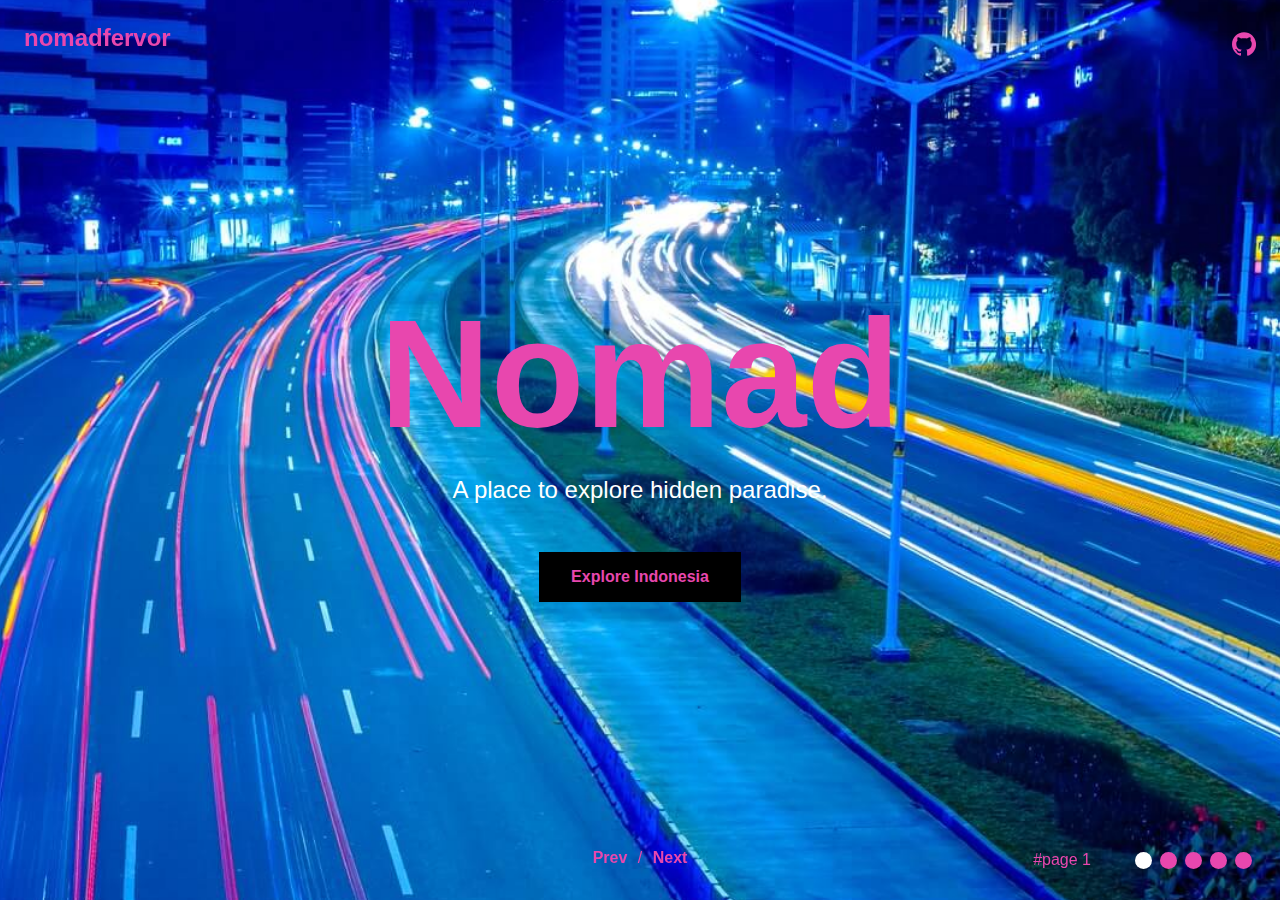
<file: index.html>
<!DOCTYPE html>
<html lang="en" class="no-js">
  <head>
    <meta charset="UTF-8" />
    <meta name="viewport" content="width=device-width, initial-scale=1" />
    <title>nomadfervor</title>
    <meta
      name="description"
      content="A slideshow that showcases Indonesia's nature awesomeness."
    />
    <meta name="author" content="nomadkode" />
    <link rel="shortcut icon" href="favicon.ico" />
    <link rel="stylesheet" type="text/css" href="css/style.css" />
    <script>
      document.documentElement.className = 'js';
      var supportsCssVars = function () {
        var e,
          t = document.createElement('style');
        return (
          (t.innerHTML = 'root: { --tmp-var: bold; }'),
          document.head.appendChild(t),
          (e = !!(
            window.CSS &&
            window.CSS.supports &&
            window.CSS.supports('font-weight', 'var(--tmp-var)')
          )),
          t.parentNode.removeChild(t),
          e
        );
      };
      supportsCssVars() ||
        alert(
          'Please view this demo in a modern browser that supports CSS Variables.'
        );
    </script>
  </head>
  <body class="demo-1 loading">
    <svg class="hidden">
      <symbol id="icon-github" viewBox="0 0 32.6 31.8">
        <title>github</title>
        <path
          d="M16.3,0C7.3,0,0,7.3,0,16.3c0,7.2,4.7,13.3,11.1,15.5c0.8,0.1,1.1-0.4,1.1-0.8c0-0.4,0-1.4,0-2.8c-4.5,1-5.5-2.2-5.5-2.2c-0.7-1.9-1.8-2.4-1.8-2.4c-1.5-1,0.1-1,0.1-1c1.6,0.1,2.5,1.7,2.5,1.7c1.5,2.5,3.8,1.8,4.7,1.4c0.1-1.1,0.6-1.8,1-2.2c-3.6-0.4-7.4-1.8-7.4-8.1c0-1.8,0.6-3.2,1.7-4.4C7.4,10.7,6.8,9,7.7,6.8c0,0,1.4-0.4,4.5,1.7c1.3-0.4,2.7-0.5,4.1-0.5c1.4,0,2.8,0.2,4.1,0.5c3.1-2.1,4.5-1.7,4.5-1.7c0.9,2.2,0.3,3.9,0.2,4.3c1,1.1,1.7,2.6,1.7,4.4c0,6.3-3.8,7.6-7.4,8c0.6,0.5,1.1,1.5,1.1,3c0,2.2,0,3.9,0,4.5c0,0.4,0.3,0.9,1.1,0.8c6.5-2.2,11.1-8.3,11.1-15.5C32.6,7.3,25.3,0,16.3,0z"
        />
      </symbol>
    </svg>
    <main>
      <div class="content content--fixed">
        <header class="header">
          <h1 class="header__title">nomadfervor</h1>
        </header>
        <a
          class="github"
          href="https://github.com/nomadkode/"
          title="Find this project on GitHub"
          ><svg class="icon icon--github">
            <use xlink:href="#icon-github"></use></svg
        ></a>
        <nav class="demos">
          <svg class="icon icon--keyboard">
            <use xlink:href="#icon-keyboard"></use>
          </svg>
          <a class="demo demo--current" href="index.html"
            ><span>Page 1</span></a
          >
          <a class="demo" href="index2.html"><span>Page 2</span></a>
          <a class="demo" href="index3.html"><span>Page 3</span></a>
          <a class="demo" href="index4.html"><span>Page 4</span></a>
          <a class="demo" href="index5.html"><span>Page 5</span></a>
        </nav>
      </div>
      <div class="slideshow">
        <div class="slides">
          <div class="slide slide--current">
            <div
              class="slide__img"
              style="background-image: url(img/demo1/jalan.jpg)"
            ></div>
            <h2 class="slide__title">Nomad</h2>
            <p class="slide__desc">A place to explore hidden paradise.</p>
            <a class="slide__link" href="https://www.indonesia.travel/"
              >Explore Indonesia</a
            >
          </div>
          <div class="slide">
            <div
              class="slide__img"
              style="background-image: url(img/demo1/laut.jpg)"
            ></div>
            <h2 class="slide__title">Ocean</h2>
            <p class="slide__desc">
              A matter of delicate aesthetics of underwater.
            </p>
            <a class="slide__link" href="https://www.indonesia.travel/"
              >Discover beauty</a
            >
          </div>
          <div class="slide">
            <div
              class="slide__img"
              style="background-image: url(img/demo1/gunung.jpg)"
            ></div>
            <h2 class="slide__title">Mountain</h2>
            <p class="slide__desc">
              Mountains are visual art, and the sceneries speak for themselves.
            </p>
            <a class="slide__link" href="https://www.indonesia.travel/"
              >Uncover art</a
            >
          </div>
          <div class="slide">
            <div
              class="slide__img"
              style="background-image: url(img/demo1/candi.jpg)"
            ></div>
            <h2 class="slide__title">Culture</h2>
            <p class="slide__desc">
              If a building becomes architecture, then it is art.
            </p>
            <a class="slide__link" href="https://www.indonesia.travel/"
              >Find out more</a
            >
          </div>
        </div>
        <nav class="slidenav">
          <button class="slidenav__item slidenav__item--prev">Prev</button>
          <span>/</span>
          <button class="slidenav__item slidenav__item--next">Next</button>
        </nav>
      </div>
    </main>
    <script src="js/demo.js"></script>
    <script src="js/imagesloaded.pkgd.min.js"></script>
    <script src="js/anime.min.js"></script>
    <script src="js/demo1.js"></script>
  </body>
</html>
</file>
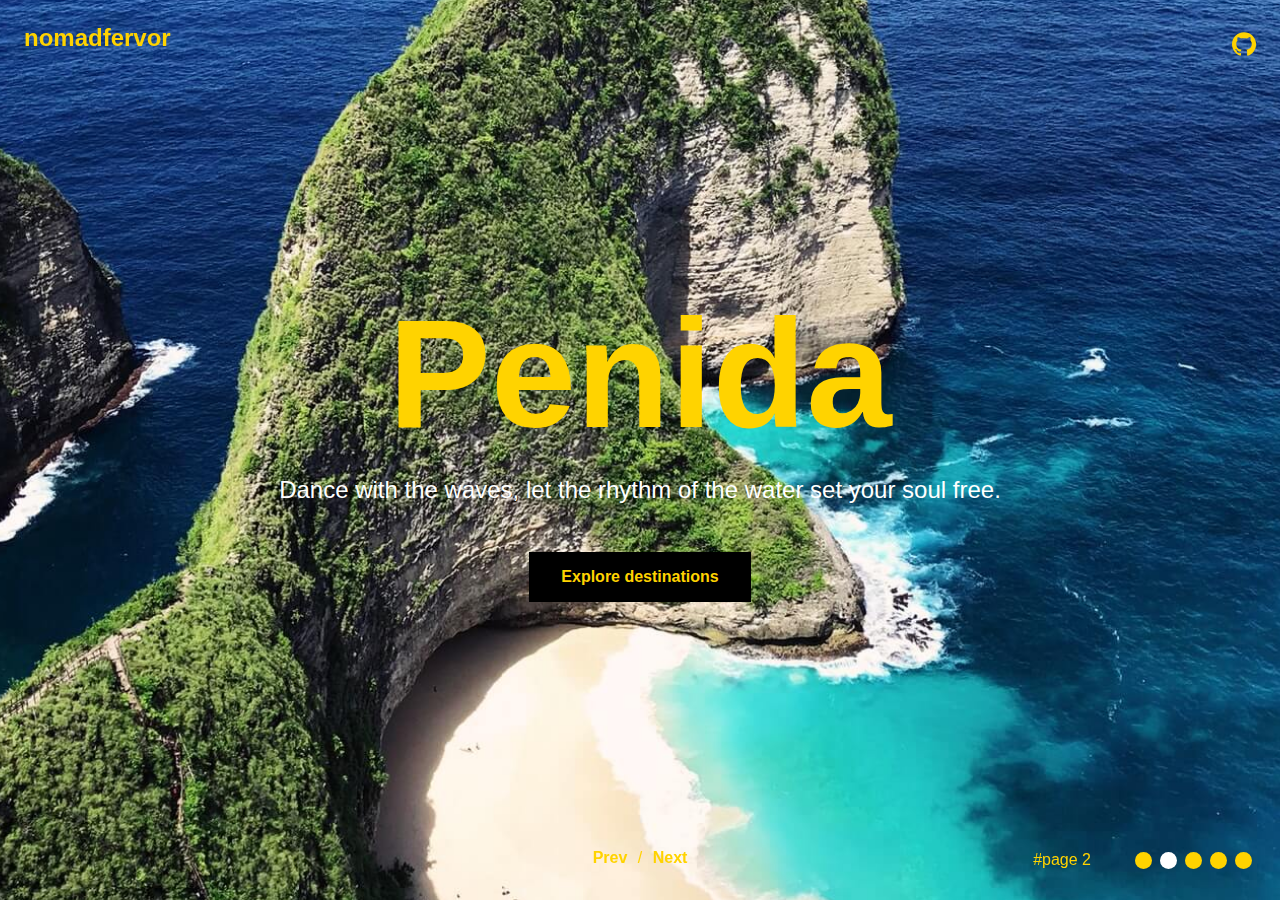
<file: index2.html>
<!DOCTYPE html>
<html lang="en" class="no-js">
  <head>
    <meta charset="UTF-8" />
    <meta name="viewport" content="width=device-width, initial-scale=1" />
    <title>nomadfervor | Page 2</title>
    <meta
      name="description"
      content="A slideshow that showcases Indonesia's nature awesomeness."
    />
    <meta name="author" content="nomadkode" />
    <link rel="shortcut icon" href="favicon.ico" />
    <link rel="stylesheet" type="text/css" href="css/style.css" />
    <script>
      document.documentElement.className = 'js';
      var supportsCssVars = function () {
        var e,
          t = document.createElement('style');
        return (
          (t.innerHTML = 'root: { --tmp-var: bold; }'),
          document.head.appendChild(t),
          (e = !!(
            window.CSS &&
            window.CSS.supports &&
            window.CSS.supports('font-weight', 'var(--tmp-var)')
          )),
          t.parentNode.removeChild(t),
          e
        );
      };
      supportsCssVars() ||
        alert(
          'Please view this demo in a modern browser that supports CSS Variables.'
        );
    </script>
  </head>
  <body class="demo-2 loading">
    <svg class="hidden">
      <symbol id="icon-github" viewBox="0 0 32.6 31.8">
        <title>github</title>
        <path
          d="M16.3,0C7.3,0,0,7.3,0,16.3c0,7.2,4.7,13.3,11.1,15.5c0.8,0.1,1.1-0.4,1.1-0.8c0-0.4,0-1.4,0-2.8c-4.5,1-5.5-2.2-5.5-2.2c-0.7-1.9-1.8-2.4-1.8-2.4c-1.5-1,0.1-1,0.1-1c1.6,0.1,2.5,1.7,2.5,1.7c1.5,2.5,3.8,1.8,4.7,1.4c0.1-1.1,0.6-1.8,1-2.2c-3.6-0.4-7.4-1.8-7.4-8.1c0-1.8,0.6-3.2,1.7-4.4C7.4,10.7,6.8,9,7.7,6.8c0,0,1.4-0.4,4.5,1.7c1.3-0.4,2.7-0.5,4.1-0.5c1.4,0,2.8,0.2,4.1,0.5c3.1-2.1,4.5-1.7,4.5-1.7c0.9,2.2,0.3,3.9,0.2,4.3c1,1.1,1.7,2.6,1.7,4.4c0,6.3-3.8,7.6-7.4,8c0.6,0.5,1.1,1.5,1.1,3c0,2.2,0,3.9,0,4.5c0,0.4,0.3,0.9,1.1,0.8c6.5-2.2,11.1-8.3,11.1-15.5C32.6,7.3,25.3,0,16.3,0z"
        />
      </symbol>
    </svg>
    <main>
      <div class="content content--fixed">
        <header class="header">
          <h1 class="header__title">nomadfervor</h1>
        </header>
        <a
          class="github"
          href="https://github.com/nomadkode/nomadfervor/"
          title="Find this project on GitHub"
          ><svg class="icon icon--github">
            <use xlink:href="#icon-github"></use></svg
        ></a>
        <nav class="demos">
          <svg class="icon icon--keyboard">
            <use xlink:href="#icon-keyboard"></use>
          </svg>
          <a class="demo" href="index.html"><span>Page 1</span></a>
          <a class="demo demo--current" href="index2.html"
            ><span>Page 2</span></a
          >
          <a class="demo" href="index3.html"><span>Page 3</span></a>
          <a class="demo" href="index4.html"><span>Page 4</span></a>
          <a class="demo" href="index5.html"><span>Page 5</span></a>
        </nav>
      </div>
      <div class="slideshow">
        <div class="slides">
          <div class="slide slide--current">
            <div
              class="slide__img"
              style="background-image: url(img/demo2/penida.jpg)"
            ></div>
            <h2 class="slide__title">Penida</h2>
            <p class="slide__desc">
              Dance with the waves, let the rhythm of the water set your soul
              free.
            </p>
            <a class="slide__link" href="#">Explore destinations</a>
          </div>
          <div class="slide">
            <div
              class="slide__img"
              style="background-image: url(img/demo2/wakatobi.jpg)"
            ></div>
            <h2 class="slide__title">Wakatobi</h2>
            <p class="slide__desc">
              The ocean stirs the heart and inspires the imagination.
            </p>
            <a class="slide__link" href="#">Dive in the ocean</a>
          </div>
          <div class="slide">
            <div
              class="slide__img"
              style="background-image: url(img/demo2/ampat.jpg)"
            ></div>
            <h2 class="slide__title">Ampat</h2>
            <p class="slide__desc">
              For whatever we lose, it’s always our self we find in the sea.
            </p>
            <a class="slide__link" href="#">Adventure yourself</a>
          </div>
          <div class="slide">
            <div
              class="slide__img"
              style="background-image: url(img/demo2/bajo.jpg)"
            ></div>
            <h2 class="slide__title">Bajo</h2>
            <p class="slide__desc">
              Let the waves carry you where the light can not.
            </p>
            <a class="slide__link" href="#">Let's go!</a>
          </div>
          <div class="slide">
            <div
              class="slide__img"
              style="background-image: url(img/demo2/ocean.jpg)"
            ></div>
            <h2 class="slide__title">Ocean</h2>
            <p class="slide__desc">
              Discover the ocean with breathtaking views.
            </p>
            <a class="slide__link" href="#">Find out more</a>
          </div>
        </div>
        <nav class="slidenav">
          <button class="slidenav__item slidenav__item--prev">Prev</button>
          <span>/</span>
          <button class="slidenav__item slidenav__item--next">Next</button>
        </nav>
      </div>
    </main>
    <script src="js/demo.js"></script>
    <script src="js/imagesloaded.pkgd.min.js"></script>
    <script src="js/anime.min.js"></script>
    <script src="js/demo2.js"></script>
  </body>
</html>
</file>
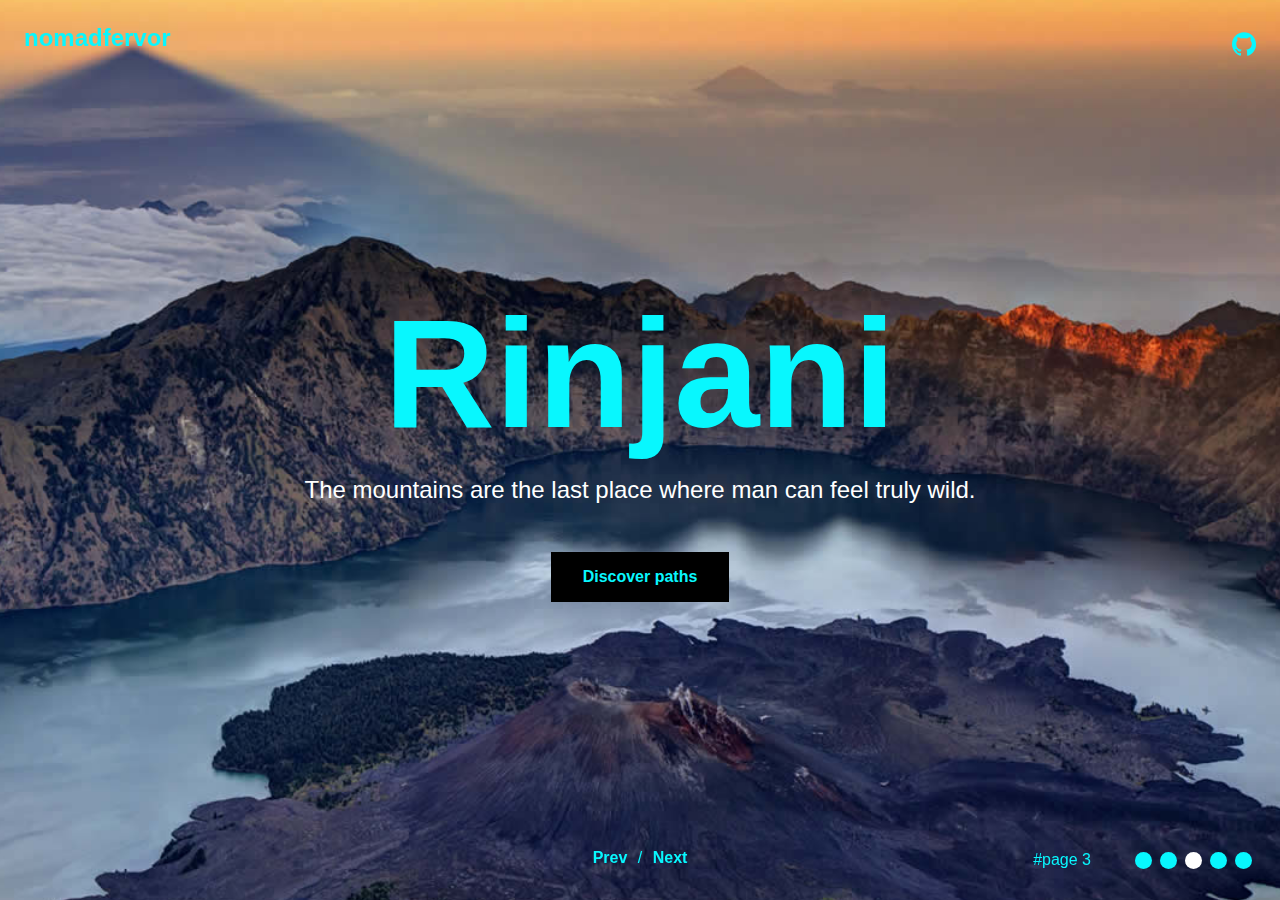
<file: index3.html>
<!DOCTYPE html>
<html lang="en" class="no-js">
  <head>
    <meta charset="UTF-8" />
    <meta name="viewport" content="width=device-width, initial-scale=1" />
    <title>nomadfervor | Page 3</title>
    <meta
      name="description"
      content="A slideshow that showcases Indonesia's nature awesomeness."
    />
    <meta name="author" content="nomadkode" />
    <link rel="shortcut icon" href="favicon.ico" />
    <link rel="stylesheet" type="text/css" href="css/style.css" />
    <script>
      document.documentElement.className = 'js';
      var supportsCssVars = function () {
        var e,
          t = document.createElement('style');
        return (
          (t.innerHTML = 'root: { --tmp-var: bold; }'),
          document.head.appendChild(t),
          (e = !!(
            window.CSS &&
            window.CSS.supports &&
            window.CSS.supports('font-weight', 'var(--tmp-var)')
          )),
          t.parentNode.removeChild(t),
          e
        );
      };
      supportsCssVars() ||
        alert(
          'Please view this demo in a modern browser that supports CSS Variables.'
        );
    </script>
  </head>
  <body class="demo-3 loading">
    <svg class="hidden">
      <symbol id="icon-github" viewBox="0 0 32.6 31.8">
        <title>github</title>
        <path
          d="M16.3,0C7.3,0,0,7.3,0,16.3c0,7.2,4.7,13.3,11.1,15.5c0.8,0.1,1.1-0.4,1.1-0.8c0-0.4,0-1.4,0-2.8c-4.5,1-5.5-2.2-5.5-2.2c-0.7-1.9-1.8-2.4-1.8-2.4c-1.5-1,0.1-1,0.1-1c1.6,0.1,2.5,1.7,2.5,1.7c1.5,2.5,3.8,1.8,4.7,1.4c0.1-1.1,0.6-1.8,1-2.2c-3.6-0.4-7.4-1.8-7.4-8.1c0-1.8,0.6-3.2,1.7-4.4C7.4,10.7,6.8,9,7.7,6.8c0,0,1.4-0.4,4.5,1.7c1.3-0.4,2.7-0.5,4.1-0.5c1.4,0,2.8,0.2,4.1,0.5c3.1-2.1,4.5-1.7,4.5-1.7c0.9,2.2,0.3,3.9,0.2,4.3c1,1.1,1.7,2.6,1.7,4.4c0,6.3-3.8,7.6-7.4,8c0.6,0.5,1.1,1.5,1.1,3c0,2.2,0,3.9,0,4.5c0,0.4,0.3,0.9,1.1,0.8c6.5-2.2,11.1-8.3,11.1-15.5C32.6,7.3,25.3,0,16.3,0z"
        />
      </symbol>
    </svg>
    <main>
      <div class="content content--fixed">
        <header class="header">
          <h1 class="header__title">nomadfervor</h1>
        </header>
        <a
          class="github"
          href="https://github.com/nomadkode/"
          title="Find this project on GitHub"
          ><svg class="icon icon--github">
            <use xlink:href="#icon-github"></use></svg
        ></a>
        <nav class="demos">
          <svg class="icon icon--keyboard">
            <use xlink:href="#icon-keyboard"></use>
          </svg>
          <a class="demo" href="index.html"><span>Page 1</span></a>
          <a class="demo" href="index2.html"><span>Page 2</span></a>
          <a class="demo demo--current" href="index3.html"
            ><span>Page 3</span></a
          >
          <a class="demo" href="index4.html"><span>Page 4</span></a>
          <a class="demo" href="index5.html"><span>Page 5</span></a>
        </nav>
      </div>
      <div class="slideshow">
        <div class="slides">
          <div class="slide slide--current">
            <div
              class="slide__img"
              style="background-image: url(img/demo3/rinjani.jpg)"
            ></div>
            <h2 class="slide__title">Rinjani</h2>
            <p class="slide__desc">
              The mountains are the last place where man can feel truly wild.
            </p>
            <a class="slide__link" href="#">Discover paths</a>
          </div>
          <div class="slide">
            <div
              class="slide__img"
              style="background-image: url(img/demo3/dieng.jpg)"
            ></div>
            <h2 class="slide__title">Dieng</h2>
            <p class="slide__desc">
              Over every mountain, there is a pass, although it may not be seen
              from the valley.
            </p>
            <a class="slide__link" href="#">Find inspiration</a>
          </div>
          <div class="slide">
            <div
              class="slide__img"
              style="background-image: url(img/demo3/ijen.jpg)"
            ></div>
            <h2 class="slide__title">Ijen</h2>
            <p class="slide__desc">
              The sun shines brightest from the peaks of mountains.
            </p>
            <a class="slide__link" href="#">Climb creativity</a>
          </div>
          <div class="slide">
            <div
              class="slide__img"
              style="background-image: url(img/demo3/bromo.jpg)"
            ></div>
            <h2 class="slide__title">Bromo</h2>
            <p class="slide__desc">My spirit soars where the air goes thin.</p>
            <a class="slide__link" href="#">Uncover clouds</a>
          </div>
          <div class="slide">
            <div
              class="slide__img"
              style="background-image: url(img/demo3/mountain.jpg)"
            ></div>
            <h2 class="slide__title">Mountain</h2>
            <p class="slide__desc">
              Chasing angels or fleeing demons, go to the mountains.
            </p>
            <a class="slide__link" href="#">Find out more</a>
          </div>
        </div>
        <nav class="slidenav">
          <button class="slidenav__item slidenav__item--prev">Prev</button>
          <span>/</span>
          <button class="slidenav__item slidenav__item--next">Next</button>
        </nav>
      </div>
    </main>
    <script src="js/demo.js"></script>
    <script src="js/imagesloaded.pkgd.min.js"></script>
    <script src="js/anime.min.js"></script>
    <script src="js/demo3.js"></script>
  </body>
</html>
</file>
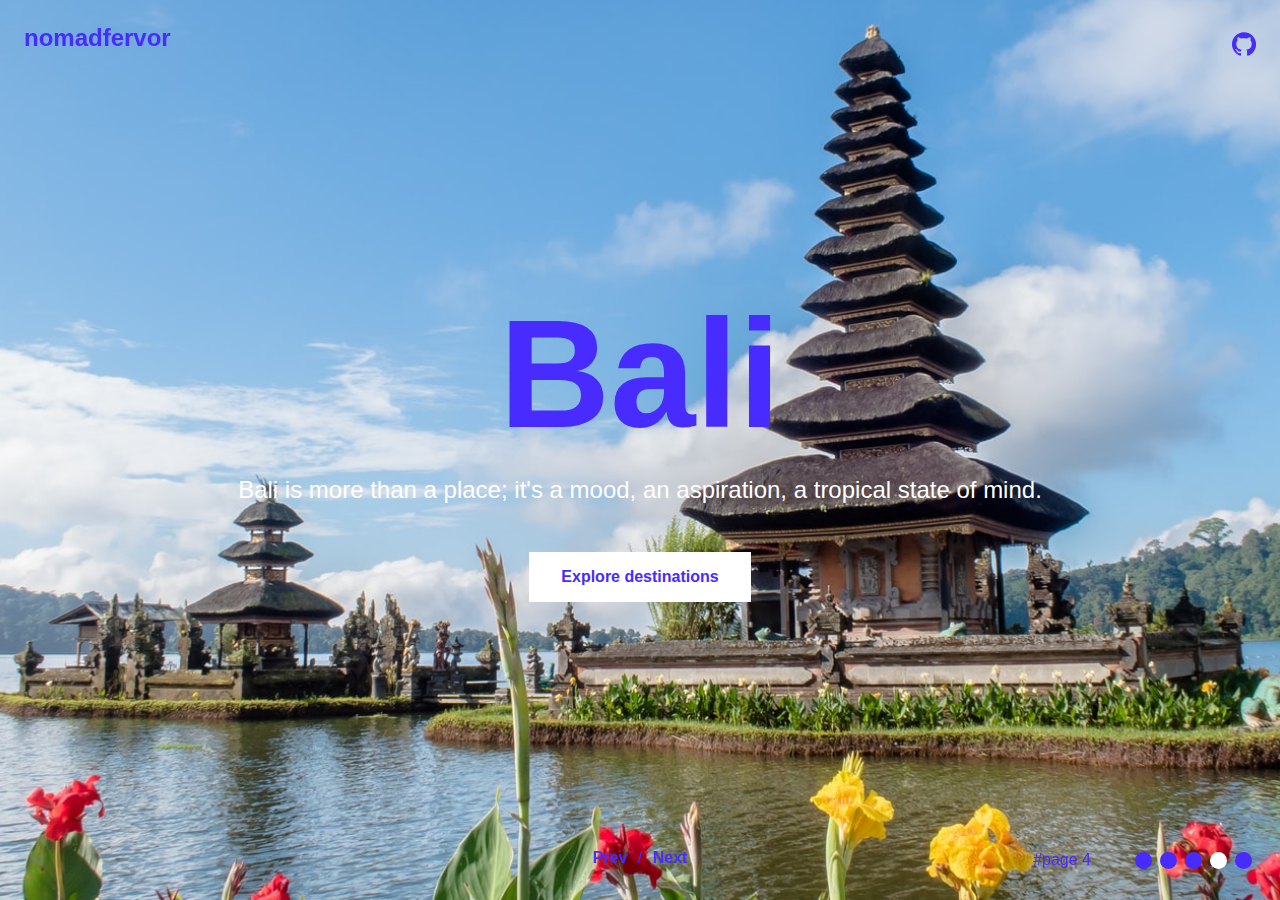
<file: index4.html>
<!DOCTYPE html>
<html lang="en" class="no-js">
  <head>
    <meta charset="UTF-8" />
    <meta name="viewport" content="width=device-width, initial-scale=1" />
    <title>nomadfervor | Page 4</title>
    <meta
      name="description"
      content="A slideshow that showcases Indonesia's nature awesomeness."
    />
    <meta name="author" content="nomadkode" />
    <link rel="shortcut icon" href="favicon.ico" />
    <link rel="stylesheet" type="text/css" href="css/style.css" />
    <script>
      document.documentElement.className = 'js';
      var supportsCssVars = function () {
        var e,
          t = document.createElement('style');
        return (
          (t.innerHTML = 'root: { --tmp-var: bold; }'),
          document.head.appendChild(t),
          (e = !!(
            window.CSS &&
            window.CSS.supports &&
            window.CSS.supports('font-weight', 'var(--tmp-var)')
          )),
          t.parentNode.removeChild(t),
          e
        );
      };
      supportsCssVars() ||
        alert(
          'Please view this demo in a modern browser that supports CSS Variables.'
        );
    </script>
  </head>
  <body class="demo-4 loading">
    <svg class="hidden">
      <symbol id="icon-github" viewBox="0 0 32.6 31.8">
        <title>github</title>
        <path
          d="M16.3,0C7.3,0,0,7.3,0,16.3c0,7.2,4.7,13.3,11.1,15.5c0.8,0.1,1.1-0.4,1.1-0.8c0-0.4,0-1.4,0-2.8c-4.5,1-5.5-2.2-5.5-2.2c-0.7-1.9-1.8-2.4-1.8-2.4c-1.5-1,0.1-1,0.1-1c1.6,0.1,2.5,1.7,2.5,1.7c1.5,2.5,3.8,1.8,4.7,1.4c0.1-1.1,0.6-1.8,1-2.2c-3.6-0.4-7.4-1.8-7.4-8.1c0-1.8,0.6-3.2,1.7-4.4C7.4,10.7,6.8,9,7.7,6.8c0,0,1.4-0.4,4.5,1.7c1.3-0.4,2.7-0.5,4.1-0.5c1.4,0,2.8,0.2,4.1,0.5c3.1-2.1,4.5-1.7,4.5-1.7c0.9,2.2,0.3,3.9,0.2,4.3c1,1.1,1.7,2.6,1.7,4.4c0,6.3-3.8,7.6-7.4,8c0.6,0.5,1.1,1.5,1.1,3c0,2.2,0,3.9,0,4.5c0,0.4,0.3,0.9,1.1,0.8c6.5-2.2,11.1-8.3,11.1-15.5C32.6,7.3,25.3,0,16.3,0z"
        />
      </symbol>
    </svg>
    <main>
      <div class="content content--fixed">
        <header class="header">
          <h1 class="header__title">nomadfervor</h1>
        </header>
        <a
          class="github"
          href="https://github.com/nomadkode/"
          title="Find this project on GitHub"
          ><svg class="icon icon--github">
            <use xlink:href="#icon-github"></use></svg
        ></a>
        <nav class="demos">
          <svg class="icon icon--keyboard">
            <use xlink:href="#icon-keyboard"></use>
          </svg>
          <a class="demo" href="index.html"><span>Page 1</span></a>
          <a class="demo" href="index2.html"><span>Page 2</span></a>
          <a class="demo" href="index3.html"><span>Page 3</span></a>
          <a class="demo demo--current" href="index4.html"
            ><span>Page 4</span></a
          >
          <a class="demo" href="index5.html"><span>Page 5</span></a>
        </nav>
      </div>
      <div class="slideshow">
        <div class="slides">
          <div class="slide slide--current">
            <div
              class="slide__img"
              style="background-image: url(img/demo4/bali.jpg)"
            ></div>
            <h2 class="slide__title">Bali</h2>
            <p class="slide__desc">
              Bali is more than a place; it's a mood, an aspiration, a tropical
              state of mind.
            </p>
            <a class="slide__link" href="#">Explore destinations</a>
          </div>
          <div class="slide">
            <div
              class="slide__img"
              style="background-image: url(img/demo4/jogja.jpg)"
            ></div>
            <h2 class="slide__title">Yogyakarta</h2>
            <p class="slide__desc">
              Yogyakarta is known to be the soul of Indonesia, keeping the
              spirit in perfect balance and harmony.
            </p>
            <a class="slide__link" href="#">Adventure yourself</a>
          </div>
          <div class="slide">
            <div
              class="slide__img"
              style="background-image: url(img/demo4/surabaya.jpg)"
            ></div>
            <h2 class="slide__title">Surabaya</h2>
            <p class="slide__desc">
              Surabaya's name derives from the Javanese words Suro, meaning
              shark, and Boyo, meaning crocodile.
            </p>
            <a class="slide__link" href="#">Discover the city</a>
          </div>
          <div class="slide">
            <div
              class="slide__img"
              style="background-image: url(img/demo4/bandung.jpg)"
            ></div>
            <h2 class="slide__title">Bandung</h2>
            <p class="slide__desc">
              Bandung is known as Parijs van Java (Paris of Java) and the Flower
              City.
            </p>
            <a class="slide__link" href="#">Uncover the uniqueness</a>
          </div>
          <div class="slide">
            <div
              class="slide__img"
              style="background-image: url(img/demo4/culture.jpg)"
            ></div>
            <h2 class="slide__title">Culture</h2>
            <p class="slide__desc">
              A day wasted on others is not wasted on one's self.
            </p>
            <a class="slide__link" href="#">Find out more</a>
          </div>
        </div>
        <nav class="slidenav">
          <button class="slidenav__item slidenav__item--prev">Prev</button>
          <span>/</span>
          <button class="slidenav__item slidenav__item--next">Next</button>
        </nav>
      </div>
    </main>
    <script src="js/demo.js"></script>
    <script src="js/imagesloaded.pkgd.min.js"></script>
    <script src="js/anime.min.js"></script>
    <script src="js/demo4.js"></script>
  </body>
</html>
</file>
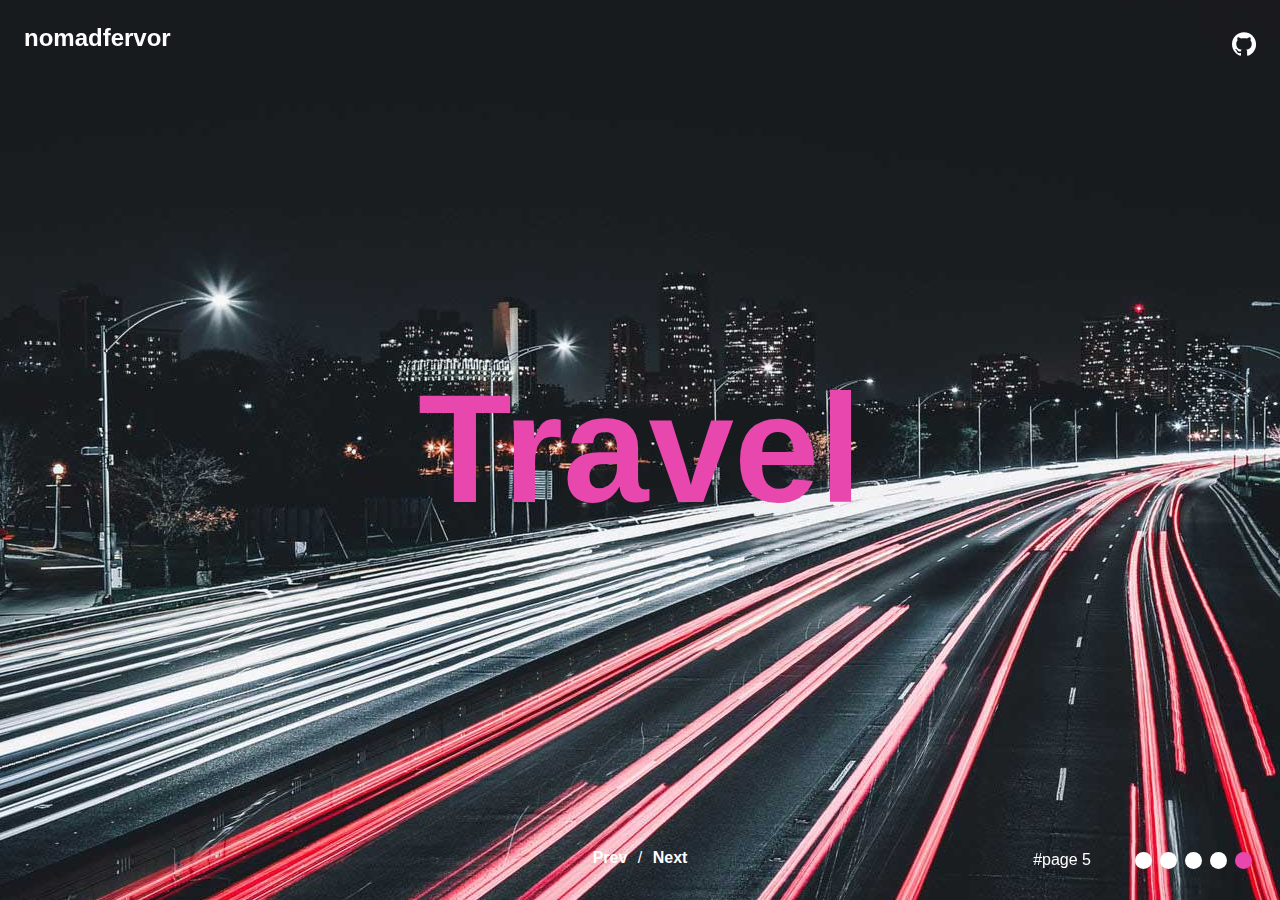
<file: index5.html>
<!DOCTYPE html>
<html lang="en" class="no-js">
  <head>
    <meta charset="UTF-8" />
    <meta name="viewport" content="width=device-width, initial-scale=1" />
    <title>nomadfervor | Page 5</title>
    <meta
      name="description"
      content="A slideshow that showcases Indonesia's nature awesomeness."
    />
    <meta name="author" content="nomadkode" />
    <link rel="shortcut icon" href="favicon.ico" />
    <link rel="stylesheet" type="text/css" href="css/style.css" />
    <script>
      document.documentElement.className = 'js';
      var supportsCssVars = function () {
        var e,
          t = document.createElement('style');
        return (
          (t.innerHTML = 'root: { --tmp-var: bold; }'),
          document.head.appendChild(t),
          (e = !!(
            window.CSS &&
            window.CSS.supports &&
            window.CSS.supports('font-weight', 'var(--tmp-var)')
          )),
          t.parentNode.removeChild(t),
          e
        );
      };
      supportsCssVars() ||
        alert(
          'Please view this demo in a modern browser that supports CSS Variables.'
        );
    </script>
  </head>
  <body class="demo-5 loading">
    <svg class="hidden">
      <symbol id="icon-github" viewBox="0 0 32.6 31.8">
        <title>github</title>
        <path
          d="M16.3,0C7.3,0,0,7.3,0,16.3c0,7.2,4.7,13.3,11.1,15.5c0.8,0.1,1.1-0.4,1.1-0.8c0-0.4,0-1.4,0-2.8c-4.5,1-5.5-2.2-5.5-2.2c-0.7-1.9-1.8-2.4-1.8-2.4c-1.5-1,0.1-1,0.1-1c1.6,0.1,2.5,1.7,2.5,1.7c1.5,2.5,3.8,1.8,4.7,1.4c0.1-1.1,0.6-1.8,1-2.2c-3.6-0.4-7.4-1.8-7.4-8.1c0-1.8,0.6-3.2,1.7-4.4C7.4,10.7,6.8,9,7.7,6.8c0,0,1.4-0.4,4.5,1.7c1.3-0.4,2.7-0.5,4.1-0.5c1.4,0,2.8,0.2,4.1,0.5c3.1-2.1,4.5-1.7,4.5-1.7c0.9,2.2,0.3,3.9,0.2,4.3c1,1.1,1.7,2.6,1.7,4.4c0,6.3-3.8,7.6-7.4,8c0.6,0.5,1.1,1.5,1.1,3c0,2.2,0,3.9,0,4.5c0,0.4,0.3,0.9,1.1,0.8c6.5-2.2,11.1-8.3,11.1-15.5C32.6,7.3,25.3,0,16.3,0z"
        />
      </symbol>
    </svg>
    <main>
      <div class="content content--fixed">
        <header class="header">
          <h1 class="header__title">nomadfervor</h1>
        </header>
        <a
          class="github"
          href="https://github.com/nomadkode/"
          title="Find this project on GitHub"
          ><svg class="icon icon--github">
            <use xlink:href="#icon-github"></use></svg
        ></a>
        <nav class="demos">
          <svg class="icon icon--keyboard">
            <use xlink:href="#icon-keyboard"></use>
          </svg>
          <a class="demo" href="index.html"><span>Page 1</span></a>
          <a class="demo" href="index2.html"><span>Page 2</span></a>
          <a class="demo" href="index3.html"><span>Page 3</span></a>
          <a class="demo" href="index4.html"><span>Page 4</span></a>
          <a class="demo demo--current" href="index5.html"
            ><span>Page 5</span></a
          >
        </nav>
      </div>
      <div class="slideshow">
        <div class="slides slides--images">
          <div class="slide slide--current">
            <div
              class="slide__img"
              style="background-image: url(img/demo5/1.jpg)"
            ></div>
          </div>
          <div class="slide">
            <div
              class="slide__img"
              style="background-image: url(img/demo5/2.jpg)"
            ></div>
          </div>
          <div class="slide">
            <div
              class="slide__img"
              style="background-image: url(img/demo5/3.jpg)"
            ></div>
          </div>
          <div class="slide">
            <div
              class="slide__img"
              style="background-image: url(img/demo5/4.jpg)"
            ></div>
          </div>
          <div class="slide">
            <div
              class="slide__img"
              style="background-image: url(img/demo5/ramset.jpg)"
            ></div>
          </div>
        </div>
        <div class="slides slides--titles">
          <div class="slide slide--current">
            <h2 class="slide__title">Travel</h2>
          </div>
          <div class="slide">
            <h2 class="slide__title">Voyage</h2>
          </div>
          <div class="slide">
            <h2 class="slide__title">Wander</h2>
          </div>
          <div class="slide">
            <h2 class="slide__title">Journey</h2>
          </div>
          <div class="slide">
            <h2 class="slide__title">Nomad</h2>
          </div>
        </div>
        <nav class="slidenav">
          <button class="slidenav__item slidenav__item--prev">Prev</button>
          <span>/</span>
          <button class="slidenav__item slidenav__item--next">Next</button>
        </nav>
      </div>
    </main>
    <script src="js/demo.js"></script>
    <script src="js/imagesloaded.pkgd.min.js"></script>
    <script src="js/anime.min.js"></script>
    <script src="js/demo5.js"></script>
  </body>
</html>
</file>
<file: css/style.css>
article,
aside,
details,
figcaption,
figure,
footer,
header,
hgroup,
main,
nav,
section,
summary {
  display: block;
}
audio,
canvas,
video {
  display: inline-block;
}
audio:not([controls]) {
  display: none;
  height: 0;
}
[hidden] {
  display: none;
}
html {
  font-family: sans-serif;
  -ms-text-size-adjust: 100%;
  -webkit-text-size-adjust: 100%;
}
body {
  margin: 0;
}
a:focus {
  outline: thin dotted;
}
a:active,
a:hover {
  outline: 0;
}
h1 {
  font-size: 2em;
  margin: 0.67em 0;
}
abbr[title] {
  border-bottom: 1px dotted;
}
b,
strong {
  font-weight: bold;
}
dfn {
  font-style: italic;
}
hr {
  -moz-box-sizing: content-box;
  box-sizing: content-box;
  height: 0;
}
mark {
  background: #ff0;
  color: #000;
}
code,
kbd,
pre,
samp {
  font-family: monospace, serif;
  font-size: 1em;
}
pre {
  white-space: pre-wrap;
}
q {
  quotes: '\201C''\201D''\2018''\2019';
}
small {
  font-size: 80%;
}
sub,
sup {
  font-size: 75%;
  line-height: 0;
  position: relative;
  vertical-align: baseline;
}
sup {
  top: -0.5em;
}
sub {
  bottom: -0.25em;
}
img {
  border: 0;
}
svg:not(:root) {
  overflow: hidden;
}
figure {
  margin: 0;
}
fieldset {
  border: 1px solid #c0c0c0;
  margin: 0 2px;
  padding: 0.35em 0.625em 0.75em;
}
legend {
  border: 0;
  padding: 0;
}
button,
input,
select,
textarea {
  font-family: inherit;
  font-size: 100%;
  margin: 0;
}
button,
input {
  line-height: normal;
}
button,
select {
  text-transform: none;
}
button,
html input[type='button'],
input[type='reset'],
input[type='submit'] {
  -webkit-appearance: button;
  cursor: pointer;
}
button[disabled],
html input[disabled] {
  cursor: default;
}
input[type='checkbox'],
input[type='radio'] {
  box-sizing: border-box;
  padding: 0;
}
input[type='search'] {
  -webkit-appearance: textfield;
  -moz-box-sizing: content-box;
  -webkit-box-sizing: content-box;
  box-sizing: content-box;
}
input[type='search']::-webkit-search-cancel-button,
input[type='search']::-webkit-search-decoration {
  -webkit-appearance: none;
}
button::-moz-focus-inner,
input::-moz-focus-inner {
  border: 0;
  padding: 0;
}
textarea {
  overflow: auto;
  vertical-align: top;
}
table {
  border-collapse: collapse;
  border-spacing: 0;
}
*,
*::after,
*::before {
  box-sizing: border-box;
}

html {
  background: #fff;
}

body {
  font-family: -apple-system, BlinkMacSystemFont, 'Segoe UI', Helvetica, Arial,
    sans-serif;
  min-height: 100vh;
  color: #57585c;
  color: var(--color-text);
  background-color: #fff;
  background-color: var(--color-bg);
  -webkit-font-smoothing: antialiased;
  -moz-osx-font-smoothing: grayscale;
}

/* Color schemes */
.demo-1 {
  --color-text: #e847ae;
  --color-bg: #000;
  --color-link: #e847ae;
  --color-link-hover: #fff;
  --color-stitle: #e847ae;
  --fontsize-stitle: 12vw;
  --color-sdesc: #fff;
  --color-slink: #e847ae;
  --color-slink-hover: #000;
  --color-slink-bg: #000;
  --color-slink-hover-bg: #e847ae;
  --color-nav: #e847ae;
  --color-nav-hover: #fff;
}

.demo-2 {
  --color-text: #ffd300;
  --color-bg: #000;
  --color-link: #ffd300;
  --color-link-hover: #fff;
  --color-stitle: #ffd300;
  --fontsize-stitle: 12vw;
  --color-sdesc: #fff;
  --color-slink: #ffd300;
  --color-slink-hover: #000;
  --color-slink-bg: #000;
  --color-slink-hover-bg: #ffd300;
  --color-nav: #ffd300;
  --color-nav-hover: #fff;
}

.demo-3 {
  --color-text: #08f7fe;
  --color-bg: #000;
  --color-link: #08f7fe;
  --color-link-hover: #fff;
  --color-stitle: #08f7fe;
  --fontsize-stitle: 12vw;
  --color-sdesc: #fff;
  --color-slink: #08f7fe;
  --color-slink-hover: #000;
  --color-slink-bg: #000;
  --color-slink-hover-bg: #08f7fe;
  --color-nav: #08f7fe;
  --color-nav-hover: #fff;
}

.demo-4 {
  --color-text: #472bff;
  --color-bg: #000;
  --color-link: #472bff;
  --color-link-hover: #fff;
  --color-stitle: #472bff;
  --fontsize-stitle: 12vw;
  --color-sdesc: #fff;
  --color-slink: #472bff;
  --color-slink-hover: #f1f1f1;
  --color-slink-bg: #fff;
  --color-slink-hover-bg: #472bff;
  --color-nav: #472bff;
  --color-nav-hover: #fff;
}

.demo-5 {
  --color-text: #fff;
  --color-bg: #020202;
  --color-link: #fff;
  --color-link-hover: #e847ae;
  --color-stitle: #e847ae;
  --fontsize-stitle: 12vw;
  --color-nav: #fff;
  --color-nav-hover: #e847ae;
}

/* Fade effect */
.js body {
  opacity: 0;
  transition: opacity 0.3s;
}

.js body.render {
  opacity: 1;
}

/* Page Loader */
.js .loading::before {
  content: '';
  position: fixed;
  z-index: 100000;
  top: 0;
  left: 0;
  width: 100%;
  height: 100%;
  background: var(--color-bg);
}

.js .loading::after {
  content: '';
  position: fixed;
  z-index: 100000;
  top: 50%;
  left: 50%;
  width: 60px;
  height: 60px;
  margin: -30px 0 0 -30px;
  pointer-events: none;
  border-radius: 50%;
  opacity: 0.4;
  background: var(--color-link);
  animation: loaderAnim 0.7s linear infinite alternate forwards;
}

@keyframes loaderAnim {
  to {
    opacity: 1;
    transform: scale3d(0.5, 0.5, 1);
  }
}

a {
  text-decoration: none;
  color: var(--color-link);
  outline: none;
}

a:hover,
a:focus {
  color: var(--color-link-hover);
  outline: none;
}

.hidden {
  position: absolute;
  overflow: hidden;
  width: 0;
  height: 0;
  pointer-events: none;
}

/* Icons */
.icon {
  display: block;
  width: 1.5em;
  height: 1.5em;
  margin: 0 auto;
  fill: currentColor;
}

.icon--arrow-rot {
  transform: rotate(180deg);
}

main {
  position: relative;
  width: 100%;
}

.content {
  position: relative;
  display: flex;
  justify-content: center;
  align-items: center;
  margin: 0 auto;
  min-height: 100vh;
}

.content--fixed {
  position: fixed;
  z-index: 10000;
  top: 0;
  left: 0;
  display: grid;
  align-content: space-between;
  width: 100%;
  max-width: none;
  min-height: 0;
  height: 100vh;
  padding: 1.5em;
  pointer-events: none;
  grid-template-columns: 50% 50%;
  grid-template-rows: auto auto 4em;
  grid-template-areas:
    'header github'
    '... ...'
    '... demos';
}

.content--fixed a {
  pointer-events: auto;
}

/* Header */
.header {
  position: relative;
  z-index: 100;
  display: flex;
  flex-direction: row;
  align-items: flex-start;
  align-items: center;
  align-self: start;
  grid-area: header;
  justify-self: start;
}

.header__title {
  font-size: 1.5em;
  font-weight: bold;
  margin: 0;
  padding: 0;
}

.github {
  display: block;
  align-self: start;
  grid-area: github;
  justify-self: end;
  padding: 0.5em 0;
}

.demos {
  position: relative;
  display: block;
  align-self: end;
  text-align: center;
  grid-area: demos;
}

.demo {
  margin: 0 0.15em;
}

.demo:hover,
.demo:focus {
  opacity: 0.5;
}

.demo span {
  white-space: nowrap;
  text-transform: lowercase;
  pointer-events: none;
}

.demo span::before {
  content: '#';
}

a.demo--current {
  pointer-events: none;
}

/* Top Navigation Style */

.slideshow {
  width: 100%;
  height: 100vh;
  position: relative;
  overflow: hidden;
}

.slides {
  position: absolute;
  width: 100%;
  height: 100%;
}

.slide {
  position: absolute;
  width: 100%;
  height: 100%;
  overflow: hidden;
  opacity: 0;
  pointer-events: none;
  display: flex;
  flex-direction: column;
  align-content: center;
  justify-content: center;
  align-items: center;
}

.slide--current {
  opacity: 1;
  pointer-events: auto;
}

.slide__img {
  position: absolute;
  top: -200px;
  left: -200px;
  width: calc(100% + 400px);
  height: calc(100% + 400px);
  background-size: cover;
  background-position: 50% 50%;
}

.slidenav {
  position: absolute;
  width: 300px;
  margin-left: -150px;
  left: 50%;
  bottom: 0;
  text-align: center;
  padding: 2em;
}

.slidenav__item {
  border: 0;
  background: none;
  font-weight: bold;
  color: var(--color-nav);
}

.slidenav__item:focus {
  outline: none;
}

.slidenav__item:hover {
  color: var(--color-nav-hover);
}

.shape {
  position: absolute;
  width: 100%;
  height: 100%;
  fill: var(--color-shape-fill);
  top: 0;
  pointer-events: none;
}

.slide__title {
  position: relative;
  font-size: var(--fontsize-stitle);
  margin: 0;
  cursor: default;
  line-height: 1;
  color: var(--color-stitle);
}

.slide__desc {
  position: relative;
  font-size: 1.5em;
  margin: 1em 0 2em 0;
  cursor: default;
  color: var(--color-sdesc);
  padding: 0 1em;
  text-align: center;
}

.slide__link {
  position: relative;
  font-size: 1em;
  font-weight: bold;
  padding: 1em 2em;
  display: block;
  color: var(--color-slink);
  background: var(--color-slink-bg);
  transition: color 0.3s, background 0.3s;
}

.slide__link:hover {
  color: var(--color-slink-hover);
  background: var(--color-slink-hover-bg);
}

@media screen and (min-width: 55em) {
  .demos {
    display: flex;
    justify-self: end;
  }
  .demo {
    display: block;
    width: 17px;
    height: 17px;
    margin: 0 4px;
    border-radius: 50%;
    background: var(--color-link);
  }
  a.demo--current {
    background: var(--color-link-hover);
  }
  .demo span {
    line-height: 1;
    position: absolute;
    right: 100%;
    display: none;
    margin: 0 1em 0 0;
  }
  .demo--current span {
    display: block;
  }
}

@media screen and (max-width: 55em) {
  body {
    padding: 0 0 4em 0;
  }
  .content {
    flex-direction: column;
    height: auto;
    min-height: 0;
    padding-bottom: 10em;
  }
  .content--fixed {
    position: relative;
    z-index: 1000;
    display: block;
    padding: 0.85em;
  }
  .header {
    flex-direction: column;
    align-items: center;
  }
  .header__title {
    font-weight: bold;
    padding-bottom: 0.25em;
    text-align: center;
  }
  .github {
    display: none;
  }
  .slide__desc {
    font-size: 1em;
  }
  .slide__link {
    font-size: 0.85em;
  }
}
</file>
